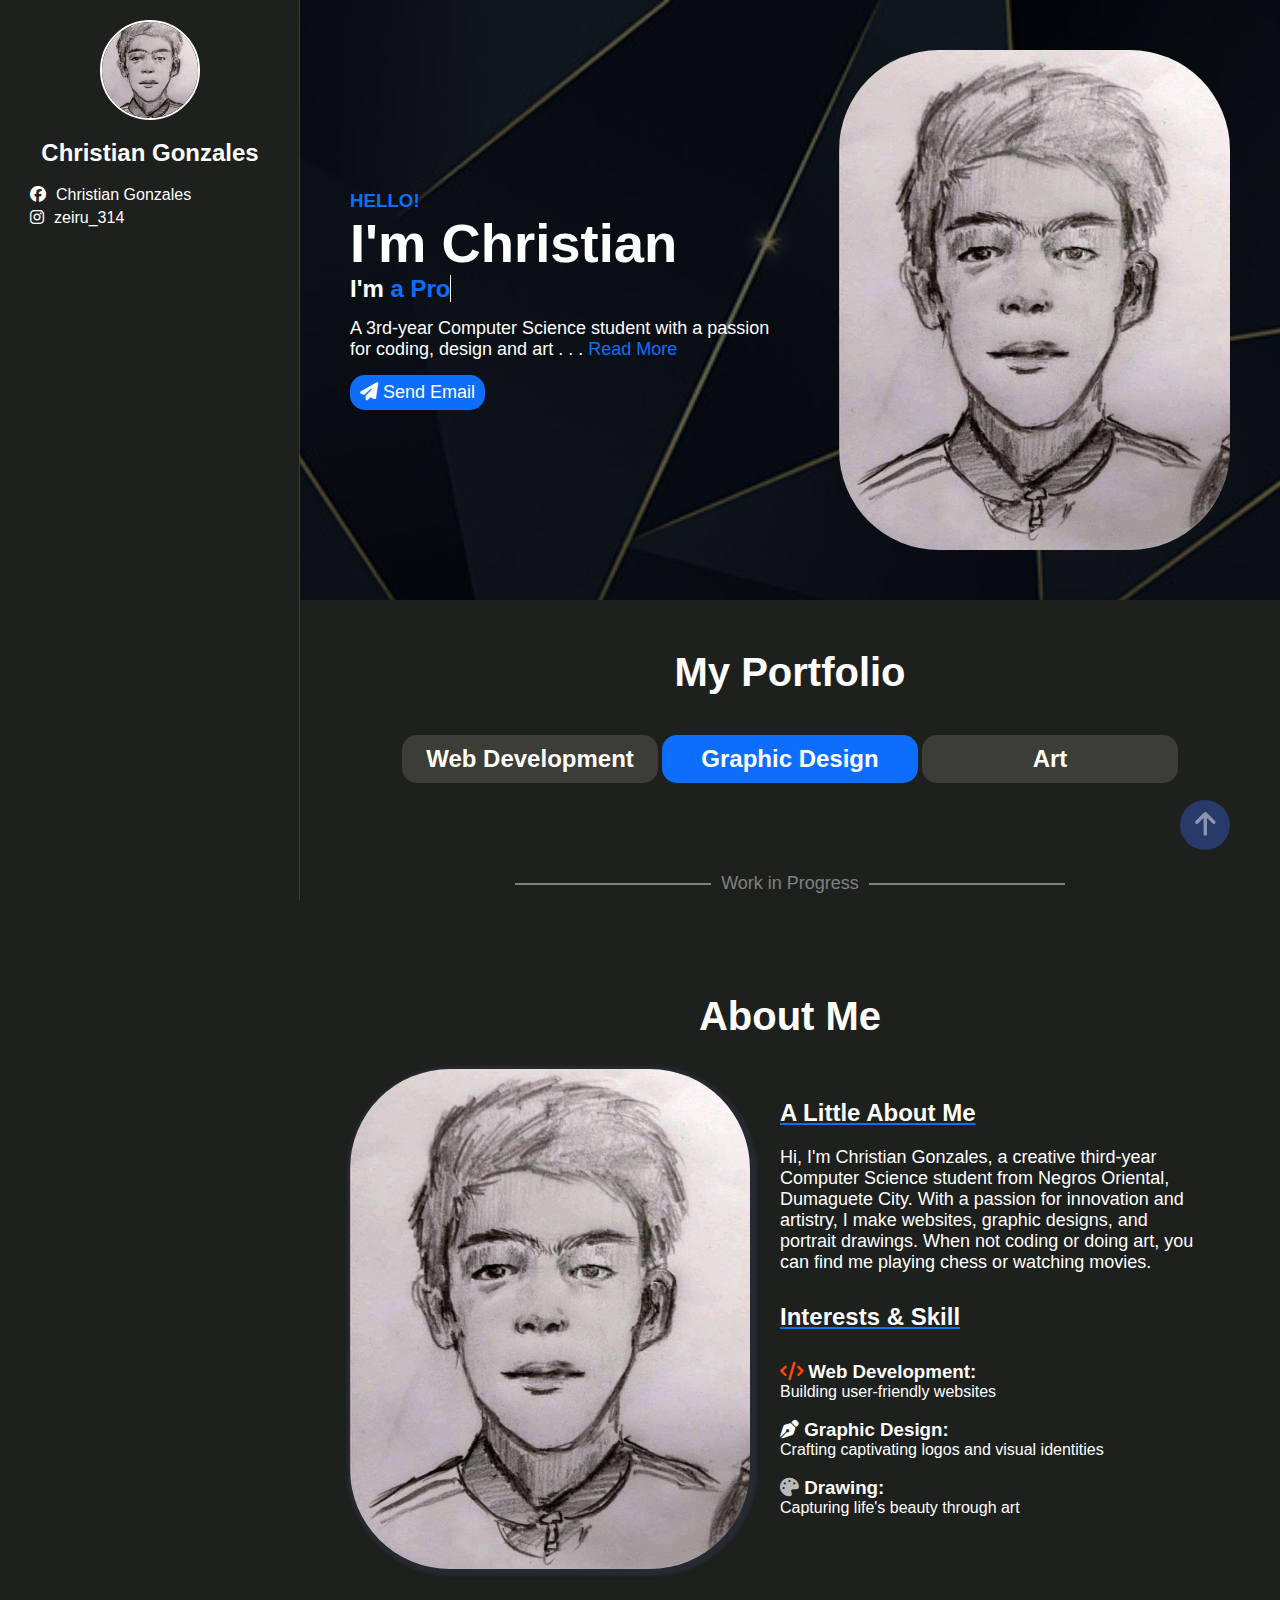
<file: index.html>
<!DOCTYPE html>
<html lang="en">
<head>
    <meta charset="UTF-8">
    <meta name="viewport" content="width=device-width, initial-scale=1.0">
    <title>tempPort</title>

    <link rel="stylesheet" href="assets/css/style.css">
    <link rel="stylesheet" href="assets/fonts/all.css">

    <script src="assets/js/script.js" defer></script>
</head>
<body>
    <div class="main-sidebar" id="sidenav">
        <header>

            <img src="assets/img/profile.jpg" class="prodile">

            <h2 class="myname">Christian Gonzales</h2>

            <div class="social-icons">
                <a href="https://www.facebook.com/christian.gonzales.298870/"><i class="fab fa-facebook"></i>Christian Gonzales</a>
                <a href="https://www.instagram.com/zeiru_314/"><i class="fab fa-instagram"></i>zeiru_314</a>
            </div>
        </header>

    </div>
    
    <div class="body-wrapper">
    
        <div class="go-to-top" id="gototop">
            <i class="fa fa-arrow-up"></i>
        </div>

        <i class="fa fa-bars" id="menuBtn"></i>
    
        <div class="hero">
            <div class="hero-two order1">
                <div class="hero-two-div1">
                    <div>
                        <h3>HELLO!</h3>
                        <h1>I'm Christian</h1>
                        <h2>I'm 
                            <a  class="typewrite" data-period="2500" data-type='[ "a Programmer.", "a Designer.", "an artist."]'>
                                <span class="wrap"></span>
                            </a>
                        </h2>
    
                        <p>A 3rd-year Computer Science student with a passion for coding, design and art . . . <a onclick="moreabt()" class="a_link">Read More</a> </p>
    
                        <a href="mailto:christiangonzales829@gmail.com"><button><i class="fa fa-paper-plane"></i> Send Email</button></a>
                    </div>
                    
                </div>
                
            </div>
    
            <div class="hero-two order2">
                <img src="assets/img/profile.jpg" >
            </div>
        </div>
    
    
        <h1 class="title">My Portfolio</h1>
        <div class="category-skill">
            <h2 id="portfolio-wevdev">Web Development</h2>
            <h2 id="portfolio-graphic" style="background-color:#0d6efd;">Graphic Design</h2>
            <h2 id="portfolio-art">Art</h2>
        </div>
<!--Wev Dev portfolio-->
        <div class="portfolio-webdev" id="wevdev-modal">
            <div class="wip-text">
                <div class="div-line"></div>
                <p>Work in Progress</p>
                <div class="div-line"></div>
            </div>
        </div>

<!--graphic portfolio-->
    <div class="portfolio-graphic" id="graphic-modal">
        <div class="card-two">
            <div class="portfolio-card">
                <img src="assets/img/logo1.jpg">
            </div>
    
            <div class="portfolio-card">
                <img src="assets/img/logo4.jpg">
            </div>
        </div>

        <div class="card-two">
            <div class="portfolio-card">
                <img src="assets/img/logo5.jpg">
            </div>
    
            <div class="portfolio-card">
                <img src="assets/img/logo2.jpg">
            </div>
        </div>

       <div class="card-two">
            <div class="portfolio-card">
                <img src="assets/img/logo3.jpg">
            </div>

            <div class="portfolio-card">
                <img src="assets/img/mockup1.jpg">
            </div>
       </div>
        
    </div>

    
<!--graphic portfolio-->
<div class="portfolio-art" id="graphic-art">
    <div class="card-two">
        <div class="portfolio-card">
            <img src="assets/img/art1.jpg">
        </div>

        <div class="portfolio-card">
            <img src="assets/img/art2.jpg">
        </div>
    </div>

    <div class="card-two">
        <div class="portfolio-card">
            <img src="assets/img/art3.jpg">
        </div>

        <div class="portfolio-card">
            <img src="assets/img/art4.jpg">
        </div>
    </div>

   <div class="card-two">
        <div class="portfolio-card">
            <img src="assets/img/art5.jpg">
        </div>

        <div class="portfolio-card">
            <img src="assets/img/art6.jpg">
        </div>
   </div>

   <div class="card-two">
        <div class="portfolio-card">
            <img src="assets/img/art6.jpg">
        </div>

        <div class="portfolio-card">
            <img src="assets/img/art7.jpg">
        </div>
    </div>

    <div class="card-two">
        <div class="portfolio-card">
            <img src="assets/img/art8.jpg">
        </div>

        <div class="portfolio-card">
            <img src="assets/img/art9.jpg">
        </div>
    </div>

    <div class="card-two">
        <div class="portfolio-card">
            <img src="assets/img/art10.jpg">
        </div>

        <div class="portfolio-card">
            <img src="assets/img/art11.jpg">
        </div>
   </div>
    
</div>


<!--About me section-->
        <h1 class="title"id="abt">About Me</h1>
        <div class="about-me-sec">
            <div class="about-two about-two-img">
                <img src="assets/img/profile.jpg" >
            </div>

            <div class="about-two about-text">
                <h2>A Little About Me</h2>
                <p>Hi, I'm Christian Gonzales, a creative third-year Computer Science student from Negros Oriental, Dumaguete City. With a passion for innovation and artistry, I make websites, graphic designs, and portrait drawings. When not coding or doing art, you can find me playing chess or watching movies.</p>

                <h2>Interests & Skill</h2>
                <p>
                    <h3><i class="fa-solid fa-code"></i>  Web Development: </h3>Building user-friendly websites <br><br>
                    <h3><i class="fa-solid fa-pen-nib"></i>  Graphic Design:</h3> Crafting captivating logos and visual identities <br><br>
                    <h3><i class="fa-solid fa-palette"></i>  Drawing:</h3> Capturing life's beauty through art</p>

            </div>
        </div>

    </div>
    
    
</body>
</html>
</file>
<file: assets/css/style.css>
:root
{
    --color1:#1E201E;
    --color2:#3C3D37;
    --color3:#697565;
    --color4:#ECDFCC;
    --color5:#0d6efd;
    --txt1:white;
}

*
{
    margin: 0;
    padding: 0;
    font-family: Arial, Helvetica, sans-serif;
    box-sizing: border-box;
}

p,
button
{
    font-size: 18px;
}

.a_link 
{
    color: var(--color5);
}

body
{
    background-color: var(--color1);
    color: white;
    display: flex;
}

header
{
    width: 300px;
    height: 100vh;
    padding: 20px;
    display: flex;
    flex-direction: column;
    align-items: center;
    position: relative;
}

header h2
{
    color: var(--txt1);
    text-align: center;
}

.hero 
{
    height: 600px;
    display: flex;
    color: var(--txt1);
    background-image: url(../img/tree.jpg);
    background-repeat: no-repeat;
    background-size: cover;
    background-color: rgba(0,0,0,0.6);
    background-blend-mode: multiply;
    background-attachment: fixed;
    padding-bottom: 20px;
    margin-bottom: 50px;
    padding: 0 50px;
    justify-content: center;
}

.hero-two 
{
    overflow: hidden;
    display: flex;
    align-items: center;
}

.hero-two-div1 
{
    width: 500px;
    margin: auto;
    display: flex;
    padding-right: 50px;
}

.hero-two-div1 p a 
{
    color: var(--color5);
}

.hero-two h1 
{
    font-size: 3.4em;
}

.hero-two h3
{
    color: var(--color5);
}

.hero-two h2
{
    margin-bottom: 15px;
}

.hero-two button 
{
    padding: 7px 10px;
    margin-top: 15px;
    background-color: var(--color5);
    color: white;
    border: none;
    border-radius: 15px;
}

.hero-two img, .about-two img
{
    width: 400px;
    height: 500px;
    object-fit: cover;
    border-radius: 100px;
}

.category-skill
{
    display: flex;
    align-items: center;
    padding: 10px 100px;
    justify-content: center;
}

.category-skill h2 
{
    width: 33%;
    text-align: center;
    padding: 10px;
    margin: 0 2px;
    background-color: var(--color2);
    margin-bottom: 30px;
    border-radius: 15px;
    cursor: pointer;
}

.category-skill h2:hover 
{
    background-color: var(--color5);
}

.title 
{
    font-size: 2.5rem;
    text-align: center;
    margin-bottom: 30px;
}

.go-to-top 
{
    position: fixed;
    bottom: 50px;
    right: 50px;
    font-size: 1.7rem;
    background-color: rgba(57, 108, 249, 0.344);
    color: rgba(255, 255, 255, 0.461);
    width: 50px;
    height: 50px;
    display: flex;
    justify-content: center;
    align-items: center;
    border-radius: 25px;
    z-index: 10;
}

.go-to-top:hover 
{
    color: var(--txt1);
    background-color: var(--color5);
    cursor: pointer;
}

.social-icons
{
    font-size: 1.5rem;
    display: flex;
    flex-direction: column;
    text-align: left;
    gap: 10px;
    width: 300px;
    padding: 0 30px;
}

.social-icons a 
{
    color: var(--txt1);
    font-size: 1rem;
    text-decoration: none;
    margin-bottom: -5px;
}

.social-icons i 
{
    margin-right: 10px;
}

.social-icons a:hover
{
    color: var(--color5);
}

.main-sidebar 
{
    position: fixed;
    width: 300px;
    background-color: var(--color1);
    border-right: solid 1px var(--color2);
    scrollbar-color: pink;
    position: fixed;
    z-index: 999;
}

.body-wrapper 
{
    width: 100%;
    padding-left: 300px;
}

header img 
{
    height: 100px;
    width: 100px;
    object-fit: cover;
    overflow: hidden;
    border-radius: 50px;
    border: solid 2px white;
}

.myname 
{
    margin: 19px 0;
}

.hero-two-div1 a 
{
    color: var(--color5);
}

.wip-text 
{
    color: gray;
    padding: 50px 0;
    text-align: center;
    display: flex;
    align-items: center;
    justify-content: center;
    padding-bottom: 100px;
}


.div-line
{
    border: solid 1px gray;
    width: 20%;
    height: 1px;
    margin: 0 10px;
}

.about-me-sec
{
    display: flex;
    padding: 0 50px;
    margin-bottom: 70px;
}

.about-text 
{
    padding: 30px;
}

.about-text h2 
{
    margin-bottom: 20px;
    text-decoration-line: underline;
    text-decoration-color: var(--color5);
}

.about-text p 
{
    margin-bottom: 30px;
}

.about-text p i 
{
    padding: 3px;
    border: none;
    border-radius: 5px;
}

.about-text .fa-code
{
   color: orangered;
}

.about-text .fa-pen-nib
{
    color: white;
}

.about-text .fa-palette
{
    color: rgb(185, 185, 185);
}

.about-me-sec img 
{
    box-shadow: 2px  2px 3px 5px rgba(54, 67, 96, 0.307);
}

.contact-section 
{
    display: flex;
    flex-direction: column;
    justify-content: center;
    align-items: center;
    margin-bottom: 200px;
}

.conatct-nameEmail
{
    display: flex;
    gap: 10px;
}

.conatct-nameEmail input
{
    width: 100%;
}

.contact-section input 
{
    padding: 7px;
    font-size: 1rem;
    width: 100%;
    border-radius: 10px;
}

.about-cont 
{
    width: 70%;
    padding: 50px;
    border-radius: 25px;
    box-shadow: 2px  2px 3px 5px rgba(54, 67, 96, 0.307);
    padding-top: 20px;
}

.about-cont div 
{
    width: 100%;
    margin-top: 20px;
}

textarea 
{
    width: 100%;
    height: 100px;
}

.conatct-nameEmail
{
    margin-top: -20px;
}

.about-cont button 
{
    width: 60%;
    text-align: center;
    background-color: var(--color5);
    border: none;
    color: var(--txt1);
    padding: 7px;
    border-radius: 10px;
}

.s-btn 
{
    text-align: center;
}

.order1 
{
    order: 0;
}

.order2
{
    order: 1;
}

.portfolio-card 
{
    width: 350px;
    overflow: hidden;
    height: 350px;
    margin: 0 10px;
    margin-bottom: 30px;
}

.portfolio-card img 
{
    width: 100%;
    height: inherit;
    object-fit: cover;
}


.portfolio-graphic, .cont-dev
{
    display: grid;
    grid-template-columns: repeat(1, 1fr);
    place-items: center;
    margin-bottom: 100px;
    display: none;
}

.cont-dev
{
    display: block;
}

.portfolio-art
{
    display: grid;
    grid-template-columns: repeat(1, 1fr);
    place-items: center;
    margin-bottom: 100px;
    display: none;
}

.card-two 
{
    display: flex;
}

a,  
button
{
    cursor: pointer;
}

#menuBtn
{
    position: fixed;
    top: 30px;
    right: 30px;    
    font-size: 2rem;
    background-color: rgba(0,0,0,0.6);
    width: 50px;
    height: 50px;
    display: none;
    justify-content: center;
    align-items: center;
    border-radius: 10px;
    cursor: pointer;
    z-index: 1000;
}

.website-card
{
    height: 400px;
    width: 90%;
    margin: auto;
    position: relative;
    border-radius: 25px;
    background-color: #3c3d37;
    display: flex;
    padding: 10px 20px;
    margin-top: 20px;

}


.logo-c 
{
    margin-top: 20px;
    gap: 5px;
}

.img-c
{
    height:400px;
    overflow: hidden;
    width: auto;
}

.img-c img 
{
    height: 380px;
    object-fit: contain;

}

.islandscape 
{
    height: auto;
    flex-direction: column;
}

.txt-c 
{
    padding:20px;
    color:white;
    width: 70%;
    text-align: left;
    position: relative;
}

.txt-c p 
{
    margin: 20px 0;
}

.txt-c a 
{
    position: absolute;
    color: white;
    text-decoration: none;
    font-size: 20px;
    padding: 10px 15px;
    border: solid 1px white;
    border-radius: 15px;
    background-color: var(--color5);
    bottom: 30px;
}

.logo-f, .logo-f img
{
    height: 50px;
    width: 50px;
}




@media (max-width:1080px)
{
    #menuBtn 
    {
        display: flex;
    }

    .body-wrapper 
    {
        padding-left: 0;
    }

    .hero 
    {
        flex-direction: column;
        height: auto;
        padding: 100px 20px;
        align-items: center;
    }

    .about-me-sec 
    {
        flex-direction: column;
    }

    .website-card
    {
        height: auto;
        flex-direction: column;
    }

    .img-c 
    {
        width: 100%;
        height: auto;
    }

    .img-c .imglarge
    {
        height: 160px;
        width: 100%;
    }

    .txt-c 
    {
        width: 100%;
    }
    
    .order1 
    {
        order: 1;
        margin-top: 50px;
    }

    .order2
    {
        order: 0;
    }

    .about-two-img 
    {
        display: flex;
        justify-content: center;
        align-items: center;
    }

    .main-sidebar
    {
        display: none;
        box-shadow: 0 0 0 1000px rgba(0,0,0,0.5);
    }

} 

@media (max-width:835px) 
{

    body 
    {
        flex-direction: column;
    }

    .card-two 
    {
        flex-direction: column;
    }

    .body-wrapper 
    {
        padding-left: 0;
    }

    .category-skill
    {
        padding: 0 20px;
    }

    .hero-two-div1
    {
        padding:0 50px;
    }

    .about-cont
    {
        width: 80%;
    }
  
}

@media (max-width:600px) 
{
    .about-me-sec 
    {
        padding: 0;
    }
    .hero-two-div1 div
    {
        padding: 0 50px;
    }

    .hero-two img,.about-me-sec  img
    {
        width: 300px;
        height: 359px;
    }

    .hero-two-div1 
    {
        padding: 0;
        width: auto;
    }

    .hero-two-div1 div 
    {
        padding: 0;
    }

    .hero 
    {
        padding: 50px 20px;
    }

    .go-to-top
    {
        right: 10px;
        bottom: 20px;
    }

    .category-skill 
    {
        padding: 0 10px;
    }

    .category-skill h2 
    {
        font-size: 1rem;
        padding: 10px;
    }

    .conatct-nameEmail
    {
        flex-direction: column;
    }

    .about-cont
    {
        width: 90%;
    }

    
}
</file>
